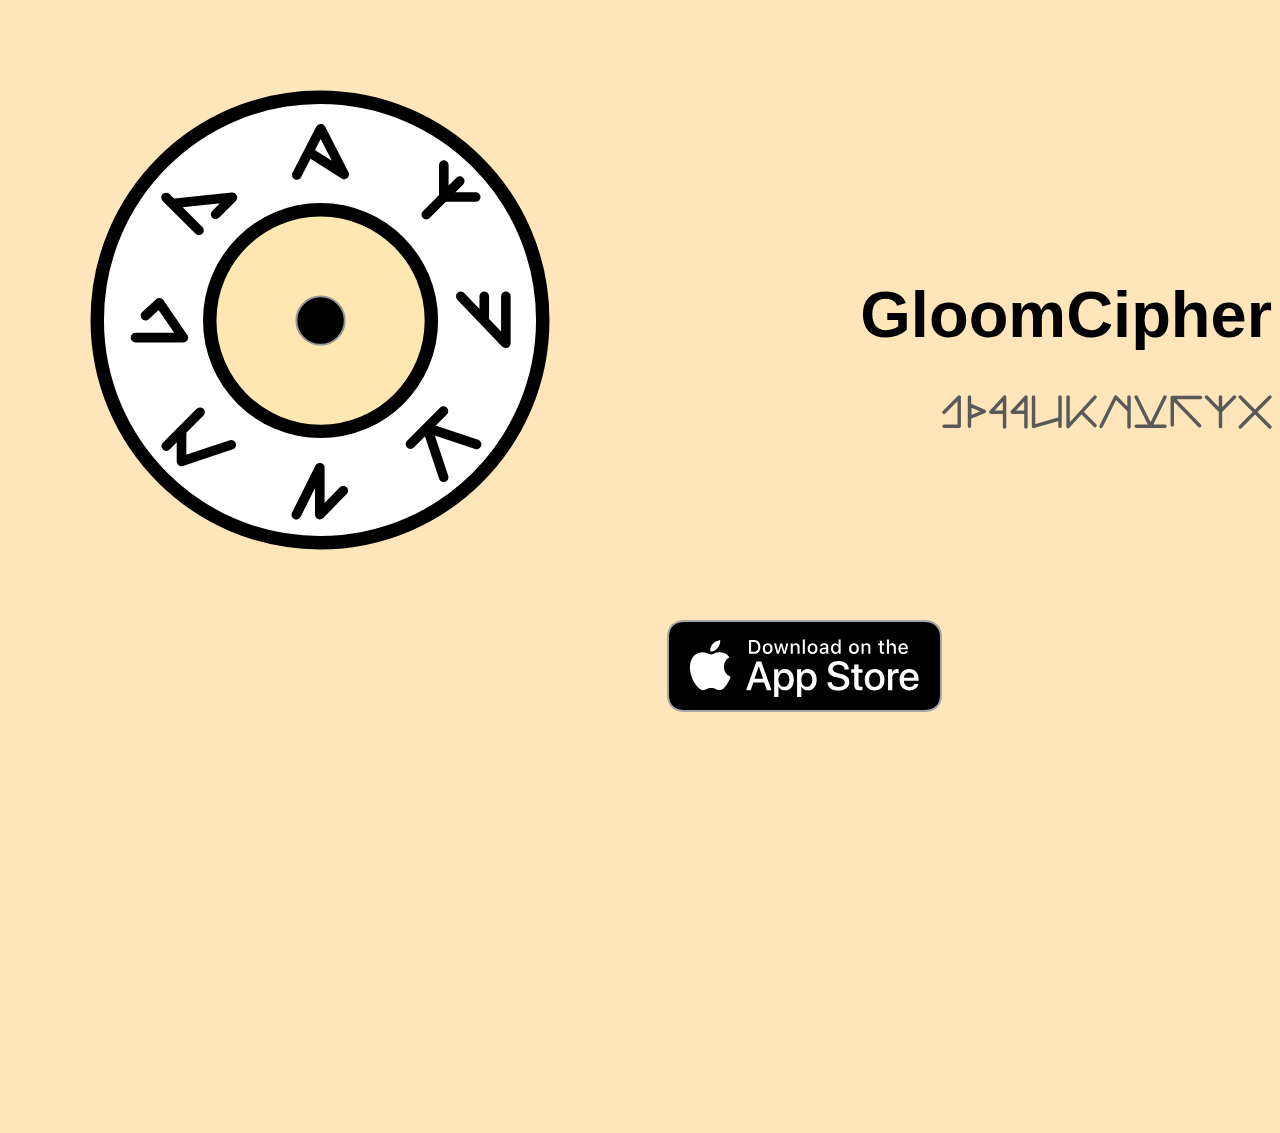
<file: index.html>
<!DOCTYPE html>
<html>

<head>
    <title>
        GloomCipher
    </title>
    
    <meta charset="utf-8">
    <meta name="viewport" content="width=device-width, initial-scale=1">
    <link rel="stylesheet" href="https://use.fontawesome.com/releases/v5.0.13/css/all.css" integrity="sha384-DNOHZ68U8hZfKXOrtjWvjxusGo9WQnrNx2sqG0tfsghAvtVlRW3tvkXWZh58N9jp" crossorigin="anonymous">
    <link rel="stylesheet" href="https://stackpath.bootstrapcdn.com/bootstrap/4.1.1/css/bootstrap.min.css" integrity="sha384-WskhaSGFgHYWDcbwN70/dfYBj47jz9qbsMId/iRN3ewGhXQFZCSftd1LZCfmhktB" crossorigin="anonymous">
    <script src="https://stackpath.bootstrapcdn.com/bootstrap/4.1.1/js/bootstrap.min.js" integrity="sha384-smHYKdLADwkXOn1EmN1qk/HfnUcbVRZyYmZ4qpPea6sjB/pTJ0euyQp0Mk8ck+5T" crossorigin="anonymous"></script>
    <link rel="stylesheet" type="text/css" href="assets/sheets/all.css">
    <link rel="shortcut icon" type="image/png" href="assets/img/favicon.png">
</head>

<body>
    <section class="main">
        <div class="container">
            <div class="row">
                <div class="col-12 m-auto">
                    <h1 class="main-title">GloomCipher</h1>
                    <div class="subtitle-container">
                        <img class="main-subtitle" src="assets/img/gloomcipher.svg"/>
                    </div>
                </div>
                <div class="col-12 m-auto">
                    <a href="https://itunes.apple.com/us/app/gloomcipher/id1450033934?ls=1&mt=8" target="none">
                    	<img src="./assets/img/app_store_badge.svg" class="main-button" alt="Download it on app store" />
                    </a>
                </div>
            </div>
        </div>
    </section>
    <footer class="footer">
        <div class="container">
            <div class="row">
                <div class="col-12" style="margin: auto;">
                    <a href="mailto:void.matter.dev@gmail.com" target="none">
						<i class="fas fa-envelope"></i>
					</a>
                    <a href="https://github.com/LucasAssisRo" target="none">
						<i class="fab fa-github"></i>
					</a>
                    <a href="https://www.instagram.com/lucasassisro/" target="none">
						<i class="fab fa-instagram"></i>
					</a>
                    <a href="https://www.linkedin.com/in/lucas-assis-ro/" target="none">
						<i class="fab fa-linkedin"></i>
					</a>
                </div>
            </div>
        </div>
    </footer>
</body>

</html>
</file>
<file: assets/sheets/all.css>
* {
	transition: all 0.2s ease-in-out;
}

element {
  darkGray: grayscale(170);
  hoverColor: rgba(0, 128, 255, 0.3);
}

body {
	background: rgba(255, 169, 25, 0.3);
	background-image: url(../img/logo.svg);
	background-size: 45%;
	background-repeat: no-repeat;
	background-position: 32px 32px;
	height: 100vh;
}

a {
	color: black;
}

a:hover {
	text-decoration: none;
}

i {
	border-radius: 5px;
	padding: 5px;
	color: black;
	font-size: 40px; 
	margin: 10px;
	transition: all 0.2s ease-in-out;
}

i:hover {
	background-color: rgba(0, 128, 255, 0.3);
}

.main {
	padding-top: 25vh;
	height: 90vh;
}

.main-title {
	font-size: 65px; 
	font-family: -apple-system, BlinkMacSystemFont, sans-serif; 
	font-weight: 700; 
	color: var(darkGray);
	text-align: right;
}

.subtitle-container {
	float: right;
}

.main-subtitle {
	width: 330px;
	margin: 0;
	padding: 0;
	filter: invert(35%);
}

.main-button {
	margin-top: 25vh;
	display: block;
	text-align: right;
	width: 275px; 
	font-family: -apple-system, BlinkMacSystemFont, sans-serif; 
	color: white;
	float: right;
}

span.main-button {
	margin-top: 1vh;
}

span:hover {
	color: #FF7500;
	transition: all 0.2s ease-in-out;
}

.footer {
	text-align: right;
	height: 10vh;
}


@media screen and (max-width: 560px) {
	body {
		background-size: 55%;
		background-repeat: no-repeat;
		background-position: 50% 43%;
	}

	.main {
		padding-top: 48px;
	}

	.main-title {
		font-size: 35px; 
		text-align: center;
	}

	.main-subtitle {
		width: 200px;
	}

	.main-button {
		width: 180px; 
		margin: 56vh auto 0;
		float: none;
	}

	span.main-button {
		text-align: center;
	}

	.footer {
		text-align: center;
	}

	.subtitle-container {
		float: unset;
		width: 200px;
   	 	margin: auto;
	}	
}

@media screen and (min-width: 560px) and (max-width: 850px) {
	body {
		background-size: 30%;
		background-repeat: no-repeat;
		background-position: 32px 32px;
	}

	i {
		border-radius: 5px;
		font-size: 30px; 
	}

	.main {
		padding-top: 25vh;
		height: 85vh;
	}	

	.main-title {
		font-size: 35px; 
	}

	.main-subtitle {
			width: 200px;
	}

	.main-button {
		width: 130px; 
		margin: 25vh auto 0;
		float: right;
	}

	.footer {
		height: 5vh;
	}
}
</file>
